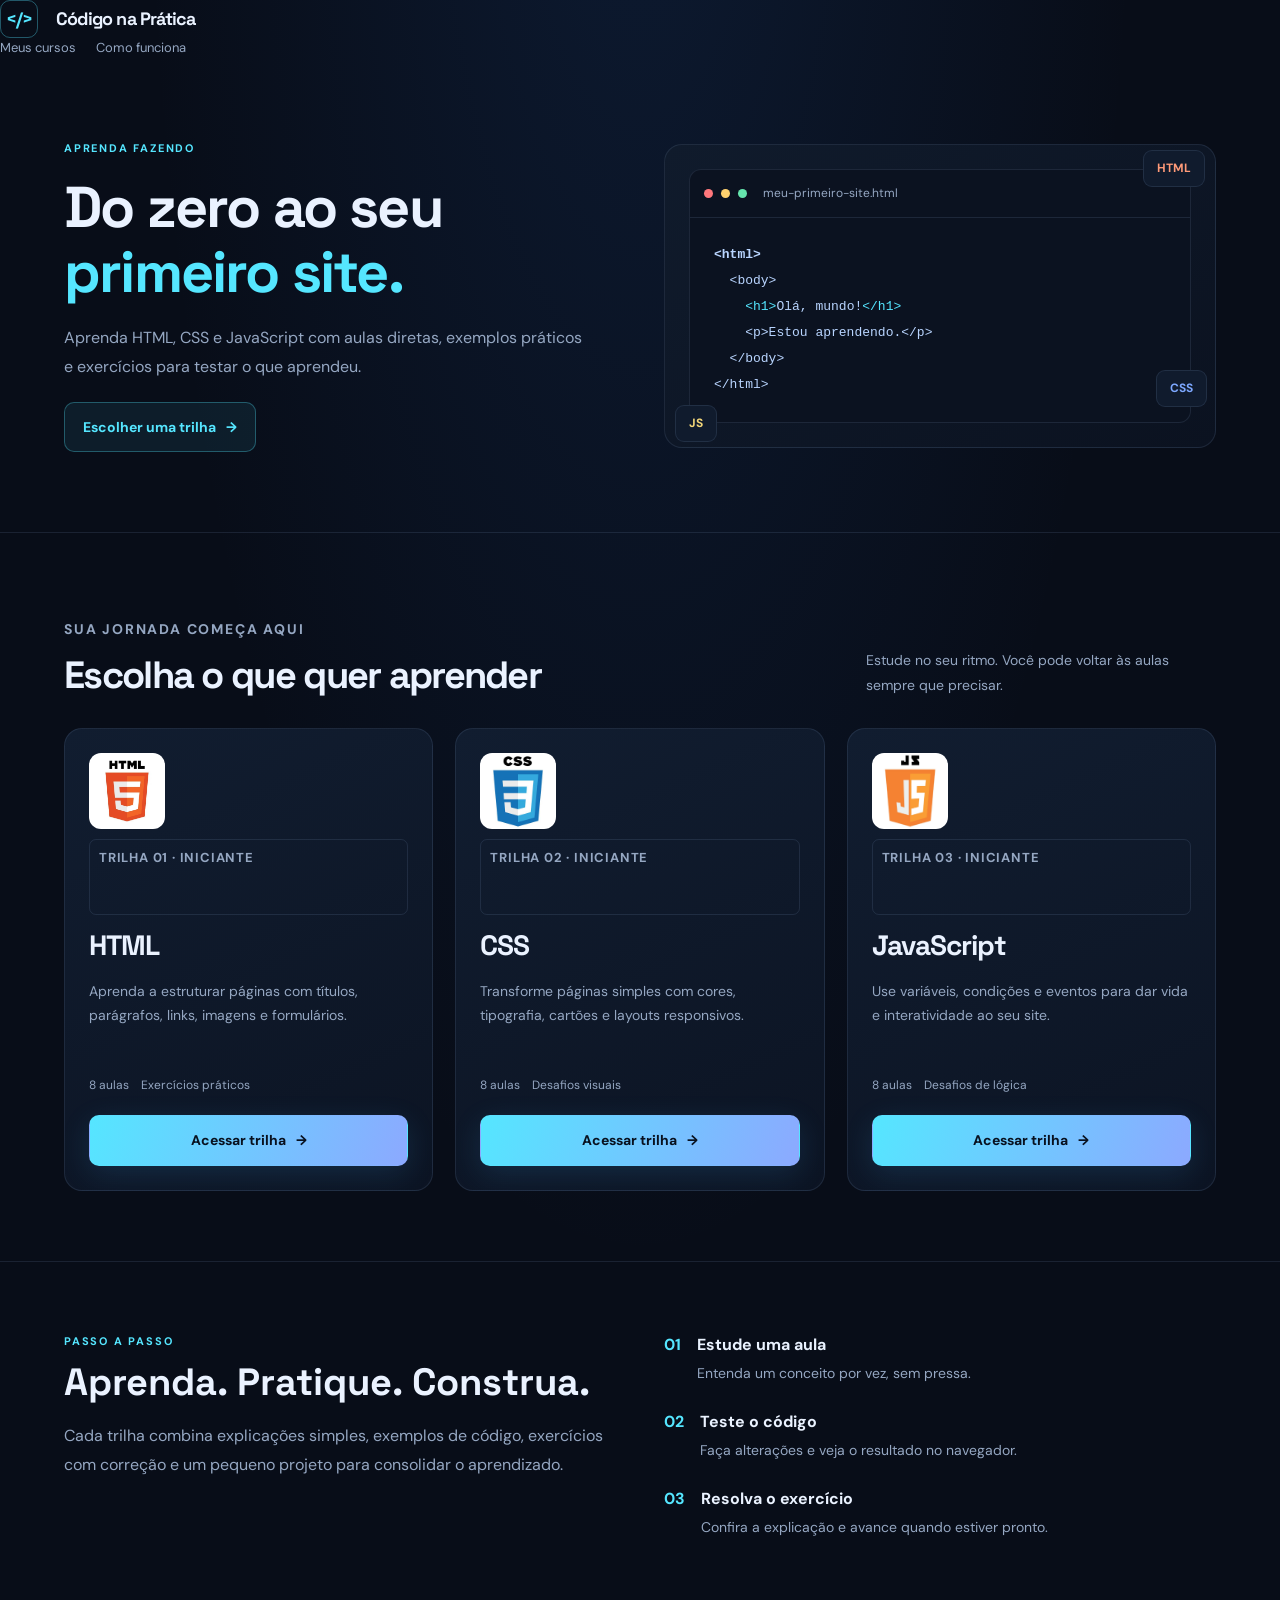
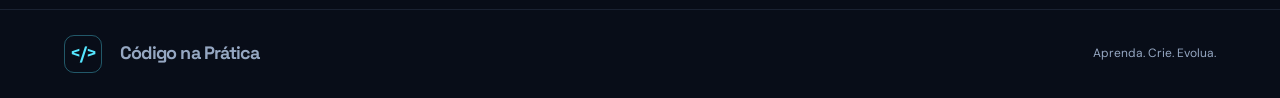
<file: dindin/index.html>
<!DOCTYPE html>
<html lang="pt-BR">
<head>
  <meta charset="UTF-8">
  <meta name="viewport" content="width=device-width, initial-scale=1.0">
  <meta name="description" content="Aprenda HTML, CSS e JavaScript na prática.">
  <title>Código na Prática | Aprenda a programar</title>

  <link rel="stylesheet" href="style.css">
  <script src="script.js" defer></script>
</head>
<body>
  <header class="topbar">
    <a class="brand" href="index.html">
      <span class="brand-mark">&lt;/&gt;</span>
      Código na Prática
    </a>

    <nav aria-label="Navegação principal">
      <a href="#cursos">Meus cursos</a>
      <a href="#como-funciona">Como funciona</a>
    </nav>
  </header>

  <main>
    <section class="hero">
      <div class="hero-copy">
        <p class="eyebrow">APRENDA FAZENDO</p>
        <h1>Do zero ao seu <span>primeiro site.</span></h1>
        <p class="hero-text">
          Aprenda HTML, CSS e JavaScript com aulas diretas,
          exemplos práticos e exercícios para testar o que aprendeu.
        </p>
        <a class="button button-light" href="#cursos">
          Escolher uma trilha <span aria-hidden="true">→</span>
        </a>
      </div>

      <div class="hero-art" aria-label="Ilustração de código em um editor" role="img">
        <div class="editor-window">
          <div class="editor-top">
            <i></i><i></i><i></i>
            <span>meu-primeiro-site.html</span>
          </div>
          <pre><code><b>&lt;html&gt;</b>
  &lt;body&gt;
    <em>&lt;h1&gt;</em>Olá, mundo!<em>&lt;/h1&gt;</em>
    &lt;p&gt;Estou aprendendo.&lt;/p&gt;
  &lt;/body&gt;
&lt;/html&gt;</code></pre>
        </div>

        <div class="floating-tag tag-html">HTML</div>
        <div class="floating-tag tag-css">CSS</div>
        <div class="floating-tag tag-js">JS</div>
      </div>
    </section>

    <section class="course-section" id="cursos">
      <div class="section-heading">
        <div>
          <p class="eyebrow">SUA JORNADA COMEÇA AQUI</p>
          <h2>Escolha o que quer aprender</h2>
        </div>
        <p>
          Estude no seu ritmo. Você pode voltar às aulas sempre que precisar.
        </p>
      </div>

      <div class="course-grid">
        <article class="course-card">
          <div class="course-icon html-icon">
            <img src="assets/html.jpg" alt="HTML">
          </div>
          <p class="course-level">TRILHA 01 · INICIANTE</p>
          <h3>HTML</h3>
          <p>
            Aprenda a estruturar páginas com títulos, parágrafos,
            links, imagens e formulários.
          </p>
          <div class="course-meta">
            <span>8 aulas</span>
            <span>Exercícios práticos</span>
          </div>
          <a class="button button-primary" href="html.html">
            Acessar trilha <span aria-hidden="true">→</span>
          </a>
        </article>

        <article class="course-card">
          <div class="course-icon css-icon">
            <img src="assets/css.jpg" alt="CSS">
          </div>
          <p class="course-level">TRILHA 02 · INICIANTE</p>
          <h3>CSS</h3>
          <p>
            Transforme páginas simples com cores, tipografia,
            cartões e layouts responsivos.
          </p>
          <div class="course-meta">
            <span>8 aulas</span>
            <span>Desafios visuais</span>
          </div>
          <a class="button button-primary" href="css.html">
            Acessar trilha <span aria-hidden="true">→</span>
          </a>
        </article>

        <article class="course-card">
          <div class="course-icon js-icon">
            <img src="assets/java-script.jpg" alt="JavaScript">
          </div>
          <p class="course-level">TRILHA 03 · INICIANTE</p>
          <h3>JavaScript</h3>
          <p>
            Use variáveis, condições e eventos para dar vida
            e interatividade ao seu site.
          </p>
          <div class="course-meta">
            <span>8 aulas</span>
            <span>Desafios de lógica</span>
          </div>
          <a class="button button-primary" href="javascript.html">
            Acessar trilha <span aria-hidden="true">→</span>
          </a>
        </article>
      </div>
    </section>

    <section class="how-section" id="como-funciona">
      <div>
        <p class="eyebrow">PASSO A PASSO</p>
        <h2>Aprenda. Pratique. Construa.</h2>
        <p>
          Cada trilha combina explicações simples, exemplos de código,
          exercícios com correção e um pequeno projeto para consolidar
          o aprendizado.
        </p>
      </div>

      <div class="steps">
        <div class="step">
          <span>01</span>
          <div>
            <h3>Estude uma aula</h3>
            <p>Entenda um conceito por vez, sem pressa.</p>
          </div>
        </div>

        <div class="step">
          <span>02</span>
          <div>
            <h3>Teste o código</h3>
            <p>Faça alterações e veja o resultado no navegador.</p>
          </div>
        </div>

        <div class="step">
          <span>03</span>
          <div>
            <h3>Resolva o exercício</h3>
            <p>Confira a explicação e avance quando estiver pronto.</p>
          </div>
        </div>
      </div>
    </section>
  </main>

  <footer class="footer">
    <a class="brand" href="index.html">
      <span class="brand-mark">&lt;/&gt;</span>
      Código na Prática
    </a>
    <p>Aprenda. Crie. Evolua.</p>
  </footer>
</body>
</html>
</file>
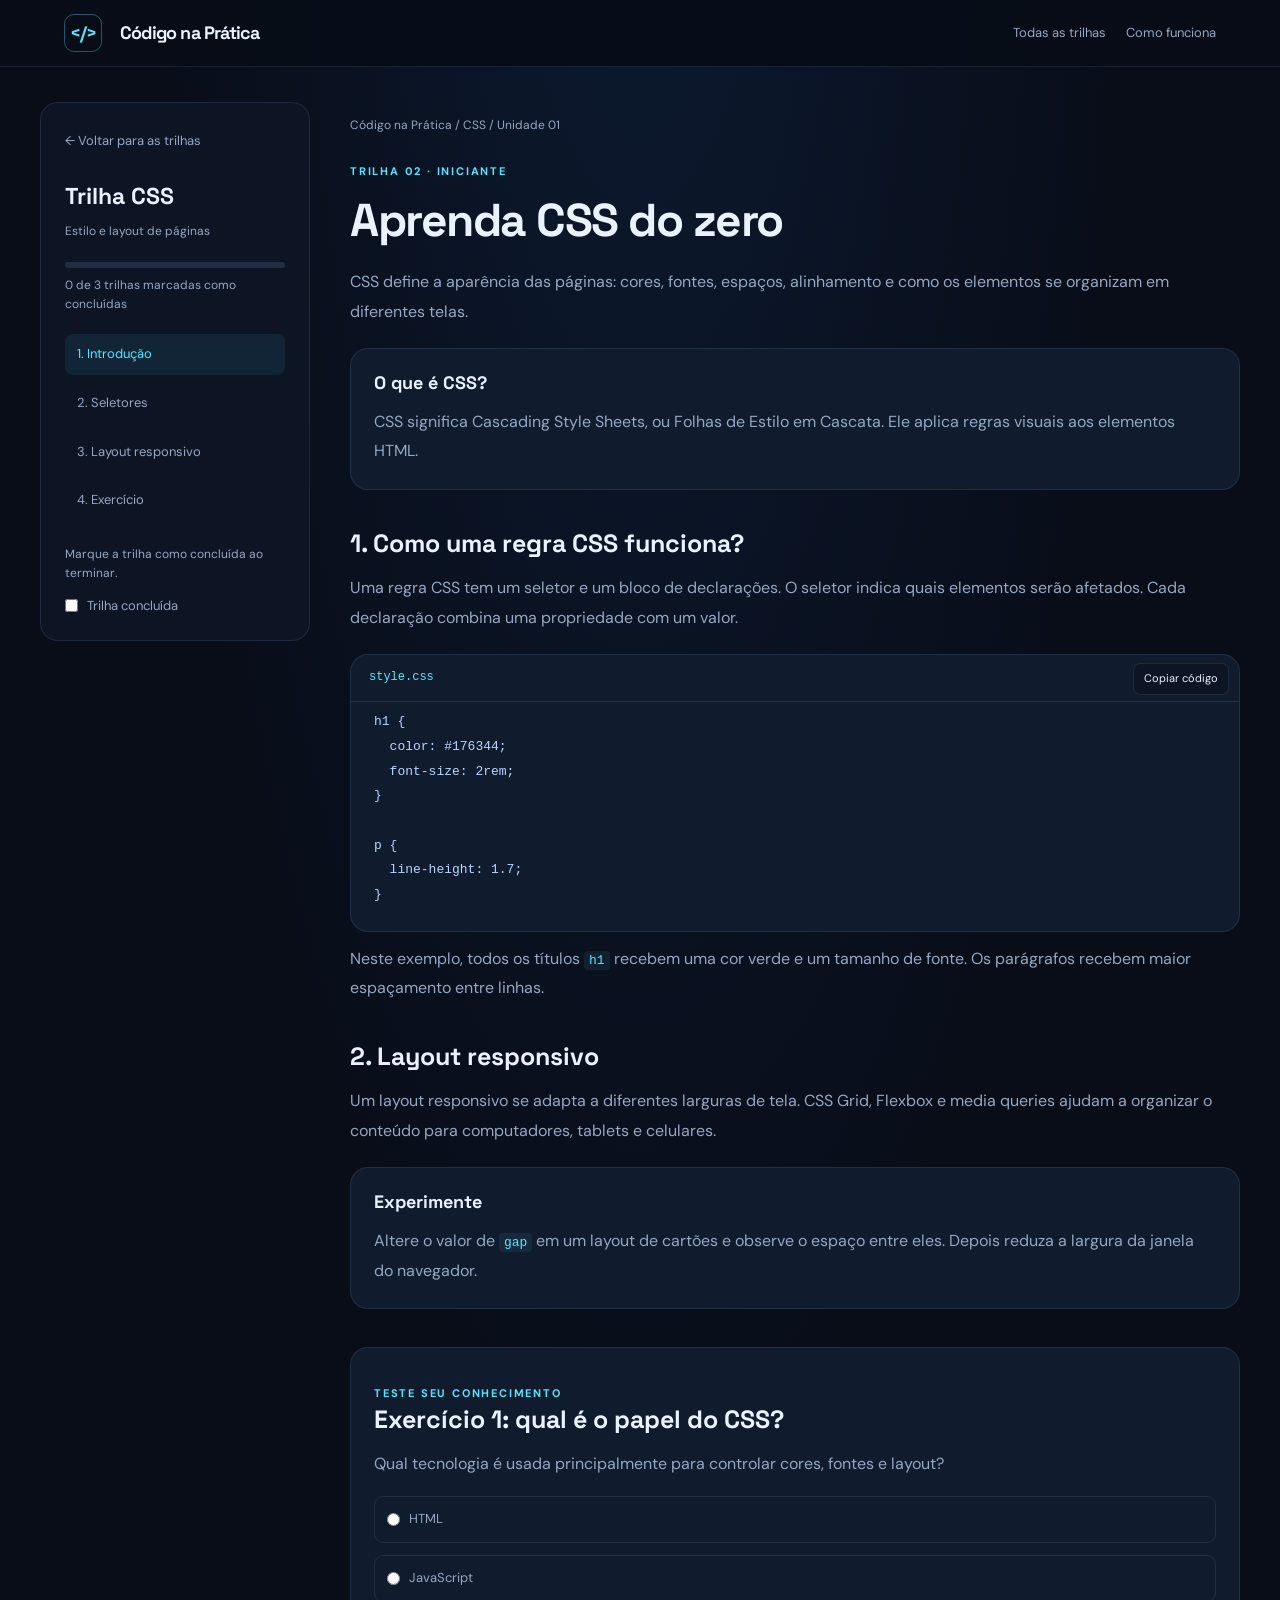
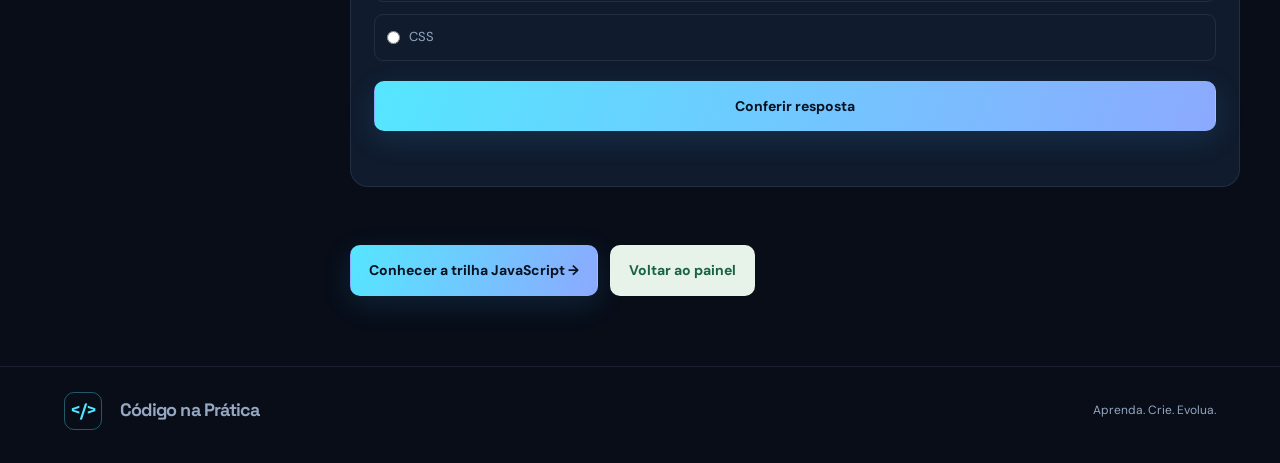
<file: dindin/css.html>
<!DOCTYPE html>
<html lang="pt-BR">
<head>
  <meta charset="UTF-8"><meta name="viewport" content="width=device-width, initial-scale=1.0">
  <title>Trilha CSS | Código na Prática</title><link rel="stylesheet" href="style.css"><script src="script.js" defer></script>
</head>
<body data-lesson="css">
  <header class="topbar"><a class="brand" href="index.html"><span class="brand-mark">&lt;/&gt;</span> Código na Prática</a><nav><a href="index.html#cursos">Todas as trilhas</a><a href="index.html#como-funciona">Como funciona</a></nav></header>
  <div class="lesson-layout">
    <aside class="sidebar"><a class="back-link" href="index.html#cursos">← Voltar para as trilhas</a><h2>Trilha CSS</h2><p class="small-note">Estilo e layout de páginas</p><div class="progress-track"><div class="progress-fill"></div></div><p id="progressLabel" class="small-note">Progresso das trilhas</p><nav class="lesson-nav" aria-label="Aulas CSS"><a class="active" href="#introducao">1. Introdução</a><a href="#seletores">2. Seletores</a><a href="#layout">3. Layout responsivo</a><a href="#exercicio">4. Exercício</a></nav><p class="small-note" style="margin-top:24px">Marque a trilha como concluída ao terminar.</p><label><input type="checkbox" id="markComplete"> Trilha concluída</label></aside>
    <main class="lesson-main">
      <p class="breadcrumb">Código na Prática / CSS / Unidade 01</p><section id="introducao"><p class="eyebrow">TRILHA 02 · INICIANTE</p><h1>Aprenda CSS do zero</h1><p class="lead">CSS define a aparência das páginas: cores, fontes, espaços, alinhamento e como os elementos se organizam em diferentes telas.</p><div class="lesson-box"><h3>O que é CSS?</h3><p>CSS significa Cascading Style Sheets, ou Folhas de Estilo em Cascata. Ele aplica regras visuais aos elementos HTML.</p></div></section>
      <section id="seletores"><h2>1. Como uma regra CSS funciona?</h2><p>Uma regra CSS tem um seletor e um bloco de declarações. O seletor indica quais elementos serão afetados. Cada declaração combina uma propriedade com um valor.</p><div class="code-example"><div class="code-label">style.css</div><button class="copy-button" type="button">Copiar código</button><pre><code>h1 {
  color: #176344;
  font-size: 2rem;
}

p {
  line-height: 1.7;
}</code></pre></div><p>Neste exemplo, todos os títulos <code>h1</code> recebem uma cor verde e um tamanho de fonte. Os parágrafos recebem maior espaçamento entre linhas.</p></section>
      <section id="layout"><h2>2. Layout responsivo</h2><p>Um layout responsivo se adapta a diferentes larguras de tela. CSS Grid, Flexbox e media queries ajudam a organizar o conteúdo para computadores, tablets e celulares.</p><div class="lesson-box"><h3>Experimente</h3><p>Altere o valor de <code>gap</code> em um layout de cartões e observe o espaço entre eles. Depois reduza a largura da janela do navegador.</p></div></section>
      <section id="exercicio" class="exercise"><p class="eyebrow">TESTE SEU CONHECIMENTO</p><h2>Exercício 1: qual é o papel do CSS?</h2><p>Qual tecnologia é usada principalmente para controlar cores, fontes e layout?</p><form data-exercise data-correct="css" data-success="Correto! CSS cuida da apresentação visual. HTML organiza o conteúdo e JavaScript adiciona comportamento." data-tryagain="Ainda não. Procure a tecnologia responsável pela aparência visual da página."><label><input type="radio" name="answer" value="html"> HTML</label><label><input type="radio" name="answer" value="js"> JavaScript</label><label><input type="radio" name="answer" value="css"> CSS</label><button class="button button-primary" type="submit">Conferir resposta</button><div class="feedback" aria-live="polite"></div></form></section>
      <div class="lesson-actions"><a class="button button-primary" href="javascript.html">Conhecer a trilha JavaScript →</a><a class="button" style="background:#e7f2e9;color:#176344" href="index.html#cursos">Voltar ao painel</a></div>
    </main>
  </div><footer class="footer"><a class="brand" href="index.html"><span class="brand-mark">&lt;/&gt;</span> Código na Prática</a><p>Aprenda. Crie. Evolua.</p></footer>
</body>
</html>
</file>
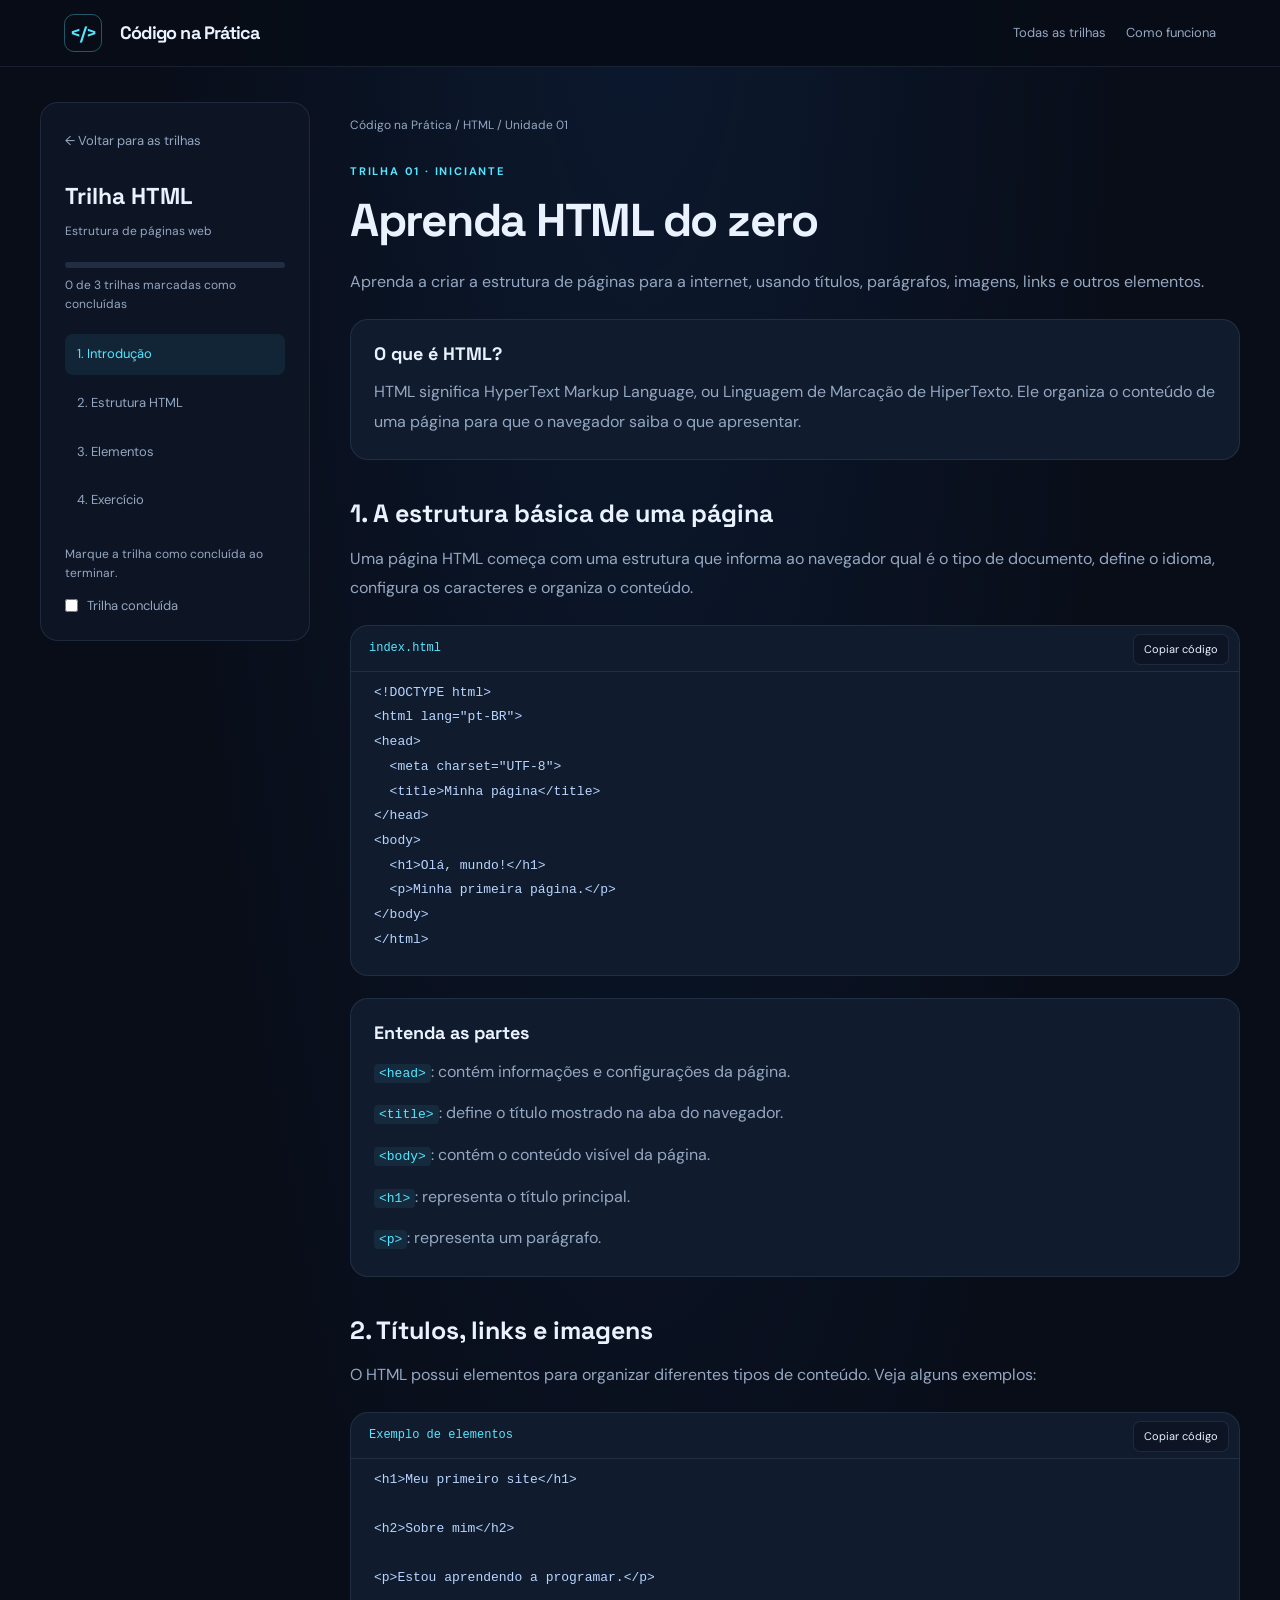
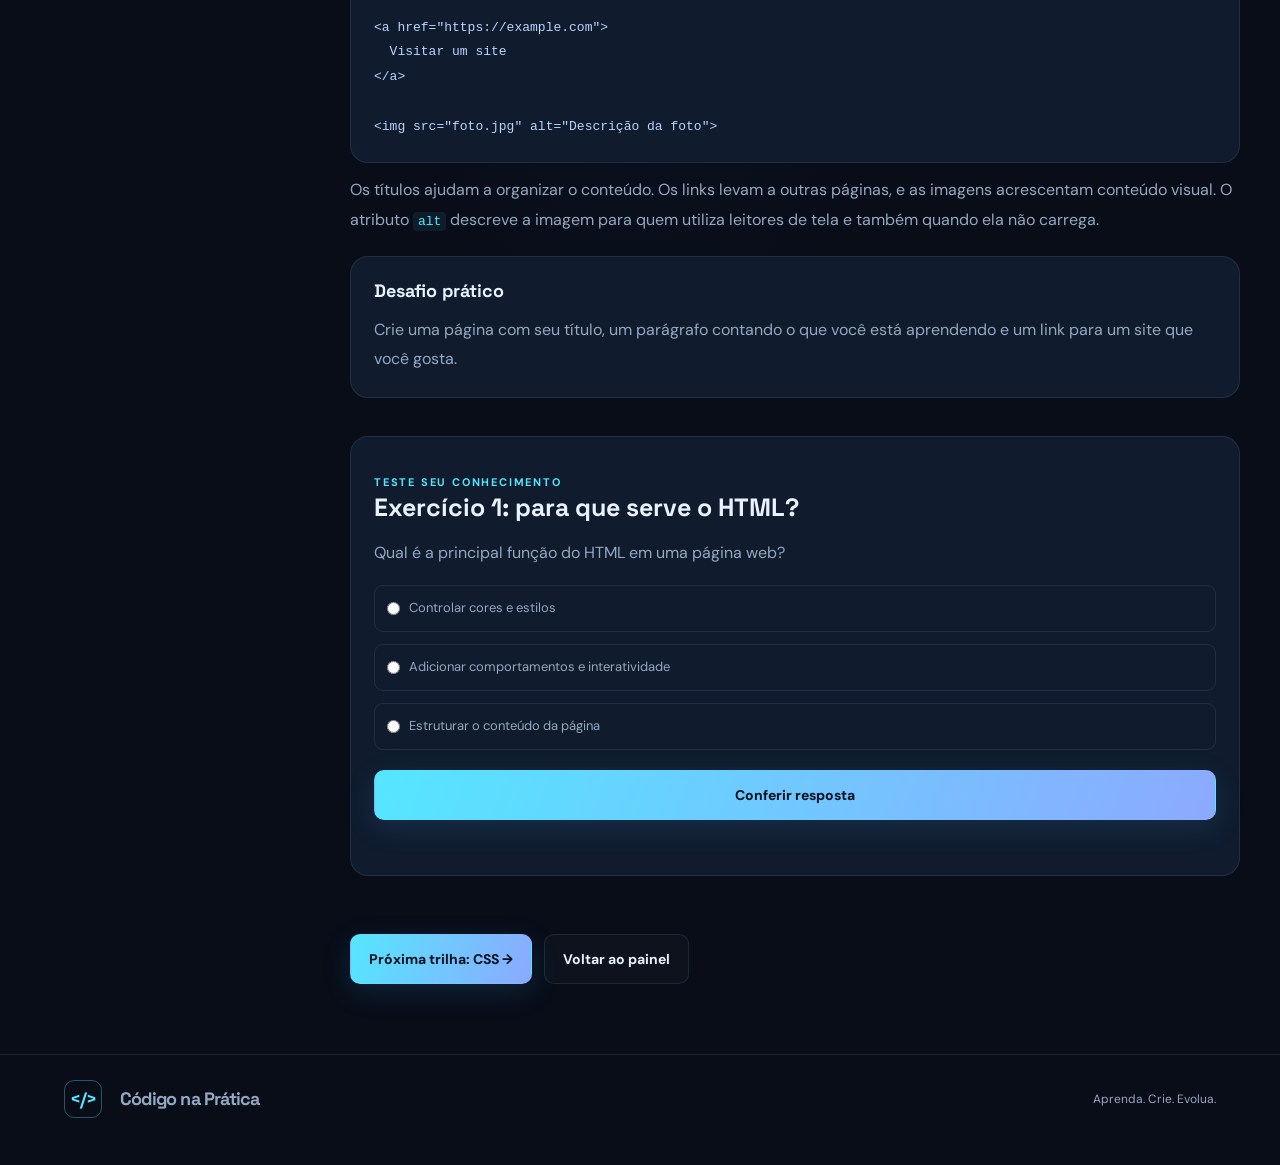
<file: dindin/html.html>
<!DOCTYPE html>
<html lang="pt-BR">
<head>
  <meta charset="UTF-8">
  <meta name="viewport" content="width=device-width, initial-scale=1.0">
  <meta name="description" content="Aprenda HTML do zero com exemplos práticos e exercícios.">
  <title>Trilha HTML | Código na Prática</title>
  <link rel="stylesheet" href="style.css">
  <script src="script.js" defer></script>
</head>

<body data-lesson="html">

  <header class="topbar">
    <a class="brand" href="index.html">
      <span class="brand-mark">&lt;/&gt;</span>
      Código na Prática
    </a>
    <nav>
      <a href="index.html#cursos">Todas as trilhas</a>
      <a href="index.html#como-funciona">Como funciona</a>
    </nav>
  </header>

  <div class="lesson-layout">

    <aside class="sidebar">
      <a class="back-link" href="index.html#cursos">← Voltar para as trilhas</a>

      <h2>Trilha HTML</h2>
      <p class="small-note">Estrutura de páginas web</p>

      <div class="progress-track">
        <div class="progress-fill"></div>
      </div>

      <p id="progressLabel" class="small-note">Progresso das trilhas</p>

      <nav class="lesson-nav" aria-label="Aulas HTML">
        <a class="active" href="#introducao">1. Introdução</a>
        <a href="#estrutura">2. Estrutura HTML</a>
        <a href="#elementos">3. Elementos</a>
        <a href="#exercicio">4. Exercício</a>
      </nav>

      <p class="small-note" style="margin-top:24px">
        Marque a trilha como concluída ao terminar.
      </p>

      <label>
        <input type="checkbox" id="markComplete">
        Trilha concluída
      </label>
    </aside>

    <main class="lesson-main">

      <p class="breadcrumb">Código na Prática / HTML / Unidade 01</p>

      <section id="introducao">
        <p class="eyebrow">TRILHA 01 · INICIANTE</p>

        <h1>Aprenda HTML do zero</h1>

        <p class="lead">
          Aprenda a criar a estrutura de páginas para a internet,
          usando títulos, parágrafos, imagens, links e outros elementos.
        </p>

        <div class="lesson-box">
          <h3>O que é HTML?</h3>
          <p>
            HTML significa HyperText Markup Language, ou Linguagem
            de Marcação de HiperTexto. Ele organiza o conteúdo de uma
            página para que o navegador saiba o que apresentar.
          </p>
        </div>
      </section>

      <section id="estrutura">
        <h2>1. A estrutura básica de uma página</h2>

        <p>
          Uma página HTML começa com uma estrutura que informa ao
          navegador qual é o tipo de documento, define o idioma,
          configura os caracteres e organiza o conteúdo.
        </p>

        <div class="code-example">
          <div class="code-label">index.html</div>
          <button class="copy-button" type="button">Copiar código</button>

          <pre><code>&lt;!DOCTYPE html&gt;
&lt;html lang="pt-BR"&gt;
&lt;head&gt;
  &lt;meta charset="UTF-8"&gt;
  &lt;title&gt;Minha página&lt;/title&gt;
&lt;/head&gt;
&lt;body&gt;
  &lt;h1&gt;Olá, mundo!&lt;/h1&gt;
  &lt;p&gt;Minha primeira página.&lt;/p&gt;
&lt;/body&gt;
&lt;/html&gt;</code></pre>
        </div>

        <div class="lesson-box">
          <h3>Entenda as partes</h3>
          <p><code>&lt;head&gt;</code>: contém informações e configurações da página.</p>
          <p><code>&lt;title&gt;</code>: define o título mostrado na aba do navegador.</p>
          <p><code>&lt;body&gt;</code>: contém o conteúdo visível da página.</p>
          <p><code>&lt;h1&gt;</code>: representa o título principal.</p>
          <p><code>&lt;p&gt;</code>: representa um parágrafo.</p>
        </div>
      </section>

      <section id="elementos">
        <h2>2. Títulos, links e imagens</h2>

        <p>
          O HTML possui elementos para organizar diferentes tipos
          de conteúdo. Veja alguns exemplos:
        </p>

        <div class="code-example">
          <div class="code-label">Exemplo de elementos</div>
          <button class="copy-button" type="button">Copiar código</button>

          <pre><code>&lt;h1&gt;Meu primeiro site&lt;/h1&gt;

&lt;h2&gt;Sobre mim&lt;/h2&gt;

&lt;p&gt;Estou aprendendo a programar.&lt;/p&gt;

&lt;a href="https://example.com"&gt;
  Visitar um site
&lt;/a&gt;

&lt;img src="foto.jpg" alt="Descrição da foto"&gt;</code></pre>
        </div>

        <p>
          Os títulos ajudam a organizar o conteúdo. Os links levam
          a outras páginas, e as imagens acrescentam conteúdo visual.
          O atributo <code>alt</code> descreve a imagem para quem
          utiliza leitores de tela e também quando ela não carrega.
        </p>

        <div class="lesson-box">
          <h3>Desafio prático</h3>
          <p>
            Crie uma página com seu título, um parágrafo contando
            o que você está aprendendo e um link para um site que
            você gosta.
          </p>
        </div>
      </section>

      <section id="exercicio" class="exercise">
        <p class="eyebrow">TESTE SEU CONHECIMENTO</p>

        <h2>Exercício 1: para que serve o HTML?</h2>

        <p>
          Qual é a principal função do HTML em uma página web?
        </p>

        <form
          data-exercise
          data-correct="html"
          data-success="Correto! HTML organiza e estrutura o conteúdo da página."
          data-tryagain="Ainda não. Pense na tecnologia que organiza títulos, parágrafos, imagens e links."
        >
          <label>
            <input type="radio" name="answer" value="css">
            Controlar cores e estilos
          </label>

          <label>
            <input type="radio" name="answer" value="js">
            Adicionar comportamentos e interatividade
          </label>

          <label>
            <input type="radio" name="answer" value="html">
            Estruturar o conteúdo da página
          </label>

          <button class="button button-primary" type="submit">
            Conferir resposta
          </button>

          <div class="feedback" aria-live="polite"></div>
        </form>
      </section>

      <div class="lesson-actions">
        <a class="button button-primary" href="css.html">
          Próxima trilha: CSS →
        </a>

        <a class="button button-secondary" href="index.html#cursos">
          Voltar ao painel
        </a>
      </div>

    </main>
  </div>

  <footer class="footer">
    <a class="brand" href="index.html">
      <span class="brand-mark">&lt;/&gt;</span>
      Código na Prática
    </a>
    <p>Aprenda. Crie. Evolua.</p>
  </footer>

</body>
</html>
</file>
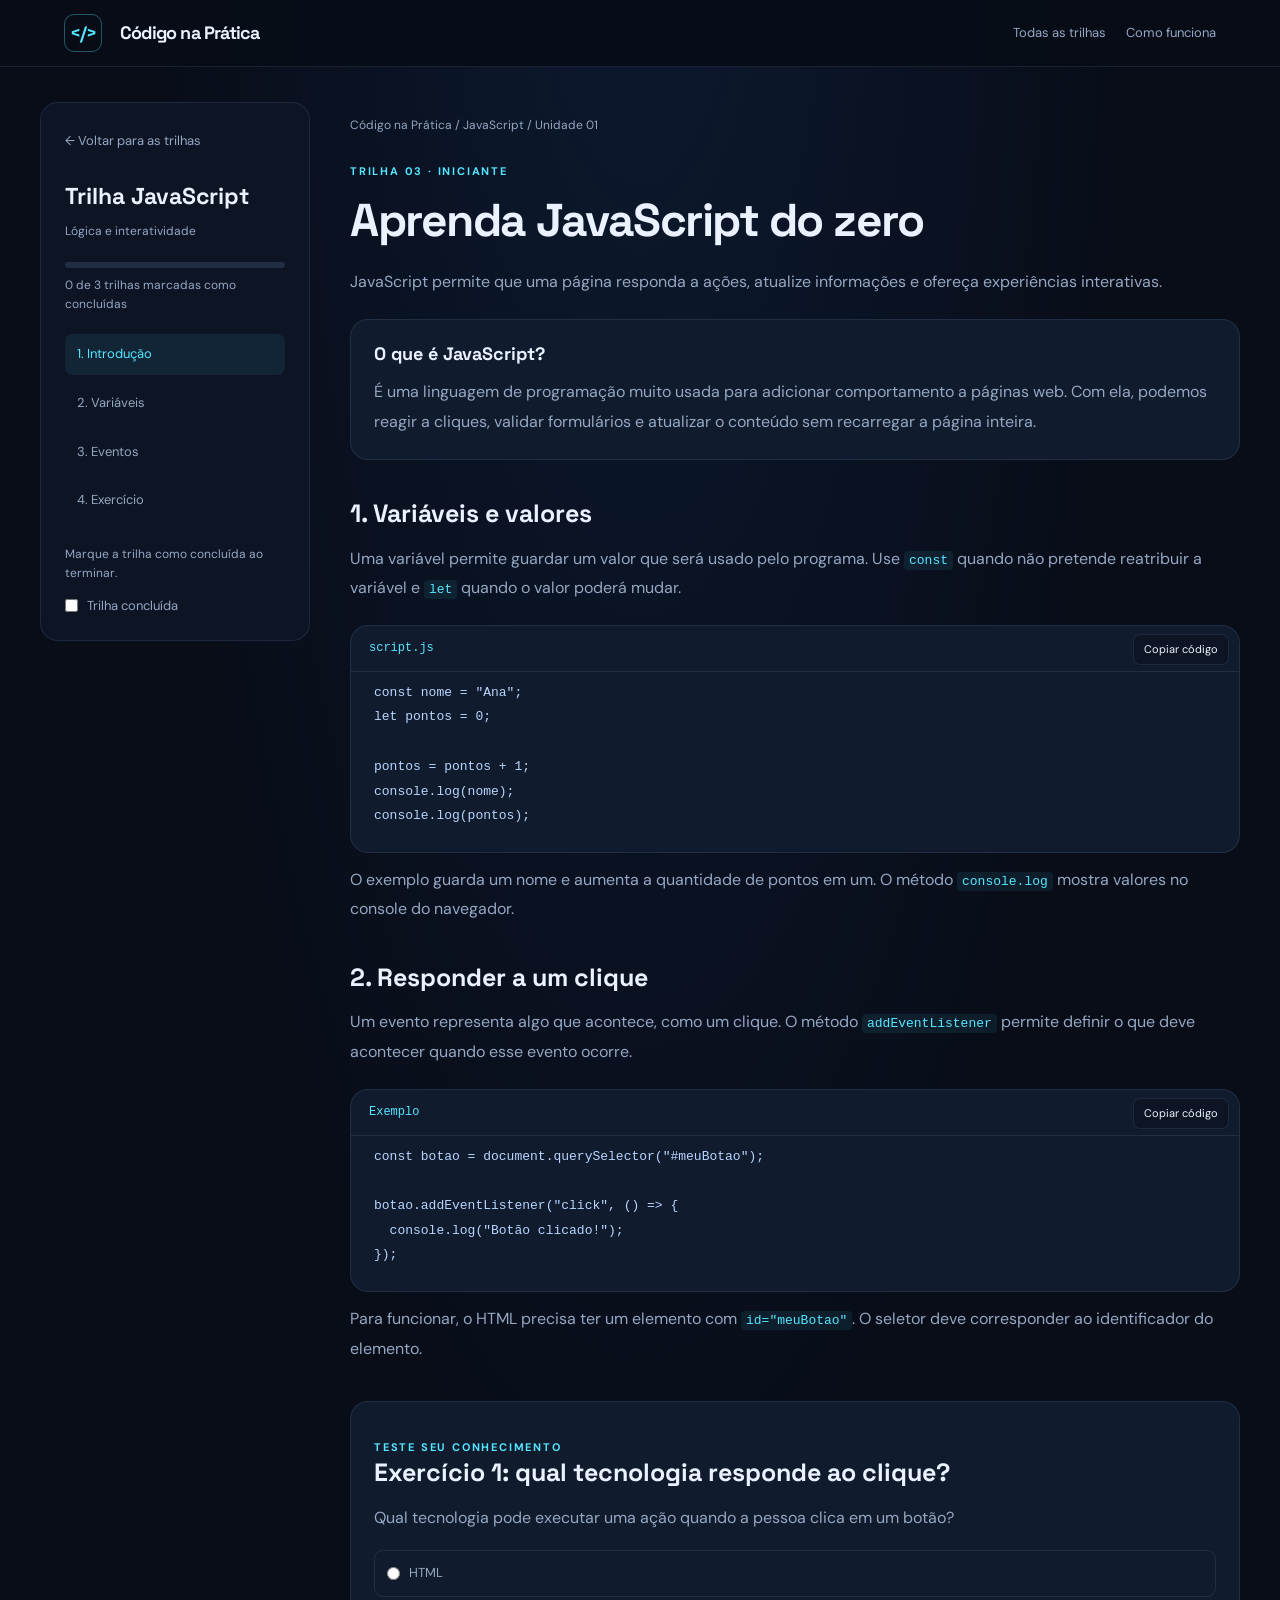
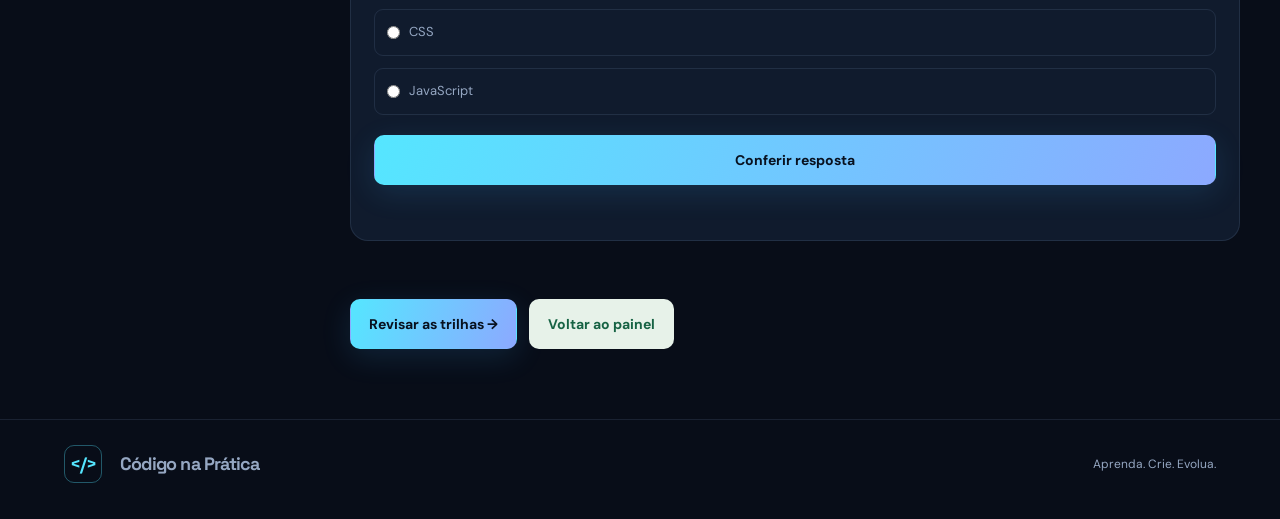
<file: dindin/javascript.html>
<!DOCTYPE html>
<html lang="pt-BR">
<head>
  <meta charset="UTF-8"><meta name="viewport" content="width=device-width, initial-scale=1.0">
  <title>Trilha JavaScript | Código na Prática</title><link rel="stylesheet" href="style.css"><script src="script.js" defer></script>
</head>
<body data-lesson="javascript">
  <header class="topbar"><a class="brand" href="index.html"><span class="brand-mark">&lt;/&gt;</span> Código na Prática</a><nav><a href="index.html#cursos">Todas as trilhas</a><a href="index.html#como-funciona">Como funciona</a></nav></header>
  <div class="lesson-layout">
    <aside class="sidebar"><a class="back-link" href="index.html#cursos">← Voltar para as trilhas</a><h2>Trilha JavaScript</h2><p class="small-note">Lógica e interatividade</p><div class="progress-track"><div class="progress-fill"></div></div><p id="progressLabel" class="small-note">Progresso das trilhas</p><nav class="lesson-nav" aria-label="Aulas JavaScript"><a class="active" href="#introducao">1. Introdução</a><a href="#variaveis">2. Variáveis</a><a href="#eventos">3. Eventos</a><a href="#exercicio">4. Exercício</a></nav><p class="small-note" style="margin-top:24px">Marque a trilha como concluída ao terminar.</p><label><input type="checkbox" id="markComplete"> Trilha concluída</label></aside>
    <main class="lesson-main">
      <p class="breadcrumb">Código na Prática / JavaScript / Unidade 01</p><section id="introducao"><p class="eyebrow">TRILHA 03 · INICIANTE</p><h1>Aprenda JavaScript do zero</h1><p class="lead">JavaScript permite que uma página responda a ações, atualize informações e ofereça experiências interativas.</p><div class="lesson-box"><h3>O que é JavaScript?</h3><p>É uma linguagem de programação muito usada para adicionar comportamento a páginas web. Com ela, podemos reagir a cliques, validar formulários e atualizar o conteúdo sem recarregar a página inteira.</p></div></section>
      <section id="variaveis"><h2>1. Variáveis e valores</h2><p>Uma variável permite guardar um valor que será usado pelo programa. Use <code>const</code> quando não pretende reatribuir a variável e <code>let</code> quando o valor poderá mudar.</p><div class="code-example"><div class="code-label">script.js</div><button class="copy-button" type="button">Copiar código</button><pre><code>const nome = "Ana";
let pontos = 0;

pontos = pontos + 1;
console.log(nome);
console.log(pontos);</code></pre></div><p>O exemplo guarda um nome e aumenta a quantidade de pontos em um. O método <code>console.log</code> mostra valores no console do navegador.</p></section>
      <section id="eventos"><h2>2. Responder a um clique</h2><p>Um evento representa algo que acontece, como um clique. O método <code>addEventListener</code> permite definir o que deve acontecer quando esse evento ocorre.</p><div class="code-example"><div class="code-label">Exemplo</div><button class="copy-button" type="button">Copiar código</button><pre><code>const botao = document.querySelector("#meuBotao");

botao.addEventListener("click", () => {
  console.log("Botão clicado!");
});</code></pre></div><p>Para funcionar, o HTML precisa ter um elemento com <code>id="meuBotao"</code>. O seletor deve corresponder ao identificador do elemento.</p></section>
      <section id="exercicio" class="exercise"><p class="eyebrow">TESTE SEU CONHECIMENTO</p><h2>Exercício 1: qual tecnologia responde ao clique?</h2><p>Qual tecnologia pode executar uma ação quando a pessoa clica em um botão?</p><form data-exercise data-correct="js" data-success="Correto! JavaScript pode escutar eventos e executar uma função quando o botão é clicado." data-tryagain="Ainda não. Pense na linguagem de programação usada para adicionar comportamento à página."><label><input type="radio" name="answer" value="html"> HTML</label><label><input type="radio" name="answer" value="css"> CSS</label><label><input type="radio" name="answer" value="js"> JavaScript</label><button class="button button-primary" type="submit">Conferir resposta</button><div class="feedback" aria-live="polite"></div></form></section>
      <div class="lesson-actions"><a class="button button-primary" href="index.html#cursos">Revisar as trilhas →</a><a class="button" style="background:#e7f2e9;color:#176344" href="index.html">Voltar ao painel</a></div>
    </main>
  </div><footer class="footer"><a class="brand" href="index.html"><span class="brand-mark">&lt;/&gt;</span> Código na Prática</a><p>Aprenda. Crie. Evolua.</p></footer>
</body>
</html>
</file>
<file: dindin/style.css>
@import url('https://fonts.googleapis.com/css2?family=DM+Sans:wght@400;500;600;700&family=Space+Grotesk:wght@400;500;600;700&display=swap');
:root {
  font-family: 'DM Sans', sans-serif;
  color: #eaf2ff;
  background: #080d18;
  font-synthesis: none;
  text-rendering: optimizeLegibility;
  -webkit-font-smoothing: antialiased;
  -moz-osx-font-smoothing: grayscale;

  --bg: #080d18;
  --bg-soft: #0d1525;
  --card: #101b2d;
  --card-hover: #14233a;
  --border: rgba(148, 180, 220, 0.13);
  --text: #eaf2ff;
  --muted: #95a7c2;
  --cyan: #55e6ff;
  --blue: #638cff;
  --green: #65f0bd;
  --radius: 18px;
  --container: 1160px;
}

* {
  box-sizing: border-box;
  margin: 0;
  padding: 0;
}

html {
  scroll-behavior: smooth;
  scroll-padding-top: 90px;
}

body {
  min-width: 320px;
  min-height: 100vh;
  background:
    radial-gradient(ellipse at 50% -15%, rgba(37, 95, 180, 0.16), transparent 55%),
    var(--bg);
  color: var(--text);
  line-height: 1.6;
}

body,
button,
a {
  -webkit-tap-highlight-color: transparent;
}

button,
input,
textarea {
  font: inherit;
}

button,
a {
  touch-action: manipulation;
}

a {
  color: inherit;
  text-decoration: none;
}

button {
  color: inherit;
}

button:focus-visible,
a:focus-visible {
  outline: 2px solid var(--cyan);
  outline-offset: 4px;
}

::selection {
  background: rgba(85, 230, 255, 0.25);
  color: white;
}

.container {
  width: min(var(--container), calc(100% - 48px));
  margin-inline: auto;
}

.site-header {
  position: sticky;
  top: 0;
  z-index: 100;
  background: rgba(8, 13, 24, 0.86);
  border-bottom: 1px solid var(--border);
  backdrop-filter: blur(18px);
  -webkit-backdrop-filter: blur(18px);
}

.navbar {
  min-height: 78px;
  display: flex;
  align-items: center;
  justify-content: space-between;
  gap: 32px;
}

.brand {
  display: inline-flex;
  align-items: center;
  gap: 10px;
  font-family: 'Space Grotesk', sans-serif;
  font-size: 20px;
  font-weight: 700;
  letter-spacing: -0.8px;
  white-space: nowrap;
}

.brand-icon {
  display: grid;
  place-items: center;
  width: 40px;
  height: 40px;
  border: 1px solid rgba(85, 230, 255, 0.35);
  border-radius: 12px;
  background: rgba(85, 230, 255, 0.09);
  color: var(--cyan);
  font-size: 17px;
  box-shadow: inset 0 0 20px rgba(85, 230, 255, 0.05);
}

.brand-highlight {
  color: var(--cyan);
}

.nav-links {
  display: flex;
  align-items: center;
  gap: 30px;
}

.nav-links > a:not(.nav-cta) {
  color: var(--muted);
  font-size: 13px;
  font-weight: 500;
  transition: color 0.2s ease;
}

.nav-links > a:not(.nav-cta):hover {
  color: var(--cyan);
}

.nav-cta {
  padding: 11px 17px;
  border: 1px solid rgba(85, 230, 255, 0.3);
  border-radius: 10px;
  background: rgba(85, 230, 255, 0.08);
  color: var(--cyan);
  font-size: 13px;
  font-weight: 700;
  transition: background 0.2s ease, border-color 0.2s ease;
}

.nav-cta:hover {
  border-color: var(--cyan);
  background: rgba(85, 230, 255, 0.14);
}

.menu-toggle {
  display: none;
  width: 44px;
  height: 44px;
  padding: 11px;
  flex-direction: column;
  justify-content: center;
  gap: 5px;
  border: 1px solid var(--border);
  border-radius: 11px;
  background: var(--card);
  cursor: pointer;
}

.menu-toggle span {
  display: block;
  width: 100%;
  height: 2px;
  border-radius: 3px;
  background: var(--text);
}

.hero {
  position: relative;
  overflow: hidden;
  padding: 100px 0 88px;
  border-bottom: 1px solid var(--border);
}

.hero-glow {
  position: absolute;
  z-index: 0;
  width: 360px;
  height: 360px;
  border-radius: 50%;
  filter: blur(100px);
  pointer-events: none;
}

.hero-glow-one {
  top: 0;
  right: -120px;
  background: rgba(38, 115, 255, 0.13);
}

.hero-glow-two {
  bottom: -220px;
  left: 5%;
  background: rgba(34, 208, 225, 0.08);
}

.hero-grid {
  position: relative;
  z-index: 1;
  display: grid;
  grid-template-columns: 1.05fr 0.95fr;
  align-items: center;
  gap: 64px;
}

.hero-content {
  max-width: 590px;
}

.eyebrow {
  display: flex;
  align-items: center;
  gap: 10px;
  color: var(--cyan);
  font-size: 11px;
  font-weight: 700;
  letter-spacing: 1.8px;
  line-height: 1.7;
}

.status-dot {
  display: inline-block;
  width: 7px;
  height: 7px;
  flex: 0 0 7px;
  border-radius: 50%;
  background: var(--green);
  box-shadow: 0 0 12px rgba(101, 240, 189, 0.55);
}

.hero h1 {
  margin-top: 24px;
  font-family: 'Space Grotesk', sans-serif;
  font-size: clamp(40px, 5vw, 64px);
  font-weight: 700;
  letter-spacing: -3.4px;
  line-height: 1.12;
}

.gradient-text {
  display: block;
  background: linear-gradient(100deg, var(--cyan), #80a6ff 75%);
  background-clip: text;
  -webkit-background-clip: text;
  color: transparent;
}

.hero-description {
  max-width: 500px;
  margin-top: 24px;
  color: var(--muted);
  font-size: 16px;
  line-height: 1.9;
}

.hero-actions {
  display: flex;
  flex-wrap: wrap;
  gap: 14px;
  margin-top: 32px;
}

.button {
  min-height: 50px;
  display: inline-flex;
  align-items: center;
  justify-content: center;
  gap: 12px;
  padding: 13px 20px;
  border: 1px solid transparent;
  border-radius: 11px;
  font-size: 13px;
  font-weight: 700;
  transition:
    transform 0.2s ease,
    background 0.2s ease,
    border-color 0.2s ease,
    box-shadow 0.2s ease;
}

.button:hover {
  transform: translateY(-2px);
}

.button-primary {
  background: linear-gradient(110deg, #55e6ff, #8ca9ff);
  color: #08111f;
  box-shadow: 0 8px 30px rgba(65, 180, 255, 0.14);
}

.button-primary:hover {
  box-shadow: 0 10px 36px rgba(65, 180, 255, 0.27);
}

.button-secondary {
  border-color: var(--border);
  background: rgba(255, 255, 255, 0.025);
  color: var(--text);
}

.button-secondary:hover {
  border-color: rgba(85, 230, 255, 0.35);
  background: rgba(85, 230, 255, 0.05);
}

.hero-note {
  display: flex;
  align-items: center;
  gap: 9px;
  margin-top: 27px;
  color: #8294af;
  font-size: 12px;
}

.hero-note span {
  color: var(--cyan);
}

.code-window {
  overflow: hidden;
  min-width: 0;
  border: 1px solid rgba(117, 159, 216, 0.24);
  border-radius: 17px;
  background: linear-gradient(145deg, #101b2c, #0b1220);
  box-shadow:
    0 30px 90px rgba(0, 0, 0, 0.27),
    0 0 50px rgba(55, 132, 255, 0.055);
  transform: rotate(1deg);
}

.window-top {
  min-height: 58px;
  display: flex;
  align-items: center;
  gap: 15px;
  padding: 0 20px;
  border-bottom: 1px solid var(--border);
  background: rgba(255, 255, 255, 0.018);
}

.window-dots {
  display: flex;
  align-items: center;
  gap: 6px;
}

.window-dots span {
  width: 9px;
  height: 9px;
  border-radius: 50%;
  background: #40516c;
}

.window-dots span:first-child {
  background: #ff777c;
}

.window-dots span:nth-child(2) {
  background: #ffd16e;
}

.window-dots span:nth-child(3) {
  background: #65e5ad;
}

.window-filename {
  overflow: hidden;
  color: #a4b4cc;
  font-family: monospace;
  font-size: 11px;
  text-overflow: ellipsis;
  white-space: nowrap;
}

.window-language {
  margin-left: auto;
  padding: 4px 8px;
  border: 1px solid var(--border);
  border-radius: 6px;
  color: var(--cyan);
  font-family: monospace;
  font-size: 10px;
}

.code-content {
  overflow-x: auto;
  padding: 30px 24px;
  color: #9aabc5;
  font-family: 'Consolas', 'Courier New', monospace;
  font-size: 13px;
  line-height: 2.15;
  white-space: nowrap;
}

.code-purple {
  color: #c9a3ff;
}

.code-blue {
  color: #7ebdff;
}

.code-green {
  color: #9de7b3;
}

.code-white {
  color: #eaf2ff;
}

.indent-one {
  padding-left: 22px;
}

.indent-two {
  padding-left: 44px;
}

.indent-three {
  padding-left: 66px;
}

.code-window-footer {
  min-height: 48px;
  display: flex;
  align-items: center;
  justify-content: space-between;
  gap: 12px;
  padding: 10px 20px;
  border-top: 1px solid var(--border);
  color: #8193ad;
  font-size: 10px;
}

.code-window-footer > span:first-child {
  display: flex;
  align-items: center;
  gap: 8px;
}

.learning-strip {
  border-bottom: 1px solid var(--border);
  background: rgba(255, 255, 255, 0.012);
}

.learning-strip-inner {
  min-height: 112px;
  display: flex;
  align-items: center;
  justify-content: space-between;
  gap: 28px;
}

.learning-strip-inner > span {
  color: #71839e;
  font-size: 10px;
  font-weight: 700;
  letter-spacing: 1.5px;
}

.learning-strip-inner > div {
  display: flex;
  align-items: center;
  gap: 12px;
}

.learning-strip-inner strong {
  font-family: 'Space Grotesk', sans-serif;
  font-size: 20px;
  letter-spacing: -0.8px;
}

.learning-strip-inner div > span {
  color: var(--muted);
  font-size: 12px;
}

.tech-html {
  color: #ff9a78;
}

.tech-css {
  color: #7da8ff;
}

.tech-js {
  color: #f4d779;
}

.section {
  padding: 100px 0;
}

.section-heading {
  display: flex;
  align-items: flex-end;
  justify-content: space-between;
  gap: 30px;
  margin-bottom: 38px;
}

.section-heading h2,
.about-content h2,
.final-cta h2 {
  margin-top: 14px;
  font-family: 'Space Grotesk', sans-serif;
  font-size: clamp(28px, 3.6vw, 42px);
  font-weight: 700;
  letter-spacing: -1.7px;
  line-height: 1.2;
}

.section-heading p,
.final-cta p {
  margin-top: 14px;
  color: var(--muted);
  font-size: 14px;
  line-height: 1.8;
}

.heading-dot {
  color: var(--cyan);
}

.section-counter {
  flex-shrink: 0;
  padding: 9px 12px;
  border: 1px solid var(--border);
  border-radius: 8px;
  color: #9aacc7;
  font-family: monospace;
  font-size: 10px;
  letter-spacing: 1px;
}

.course-grid {
  display: grid;
  grid-template-columns: repeat(3, minmax(0, 1fr));
  gap: 20px;
}

.course-card {
  position: relative;
  display: flex;
  min-width: 0;
  flex-direction: column;
  padding: 25px;
  overflow: hidden;
  border: 1px solid var(--border);
  border-radius: var(--radius);
  background: linear-gradient(155deg, #111d30, #0c1423);
  transition:
    transform 0.25s ease,
    border-color 0.25s ease,
    background 0.25s ease;
}

.course-card::before {
  position: absolute;
  top: 0;
  right: 0;
  left: 0;
  height: 2px;
  background: var(--card-accent);
  content: '';
  opacity: 0.8;
}

.course-card:hover {
  transform: translateY(-5px);
  border-color: color-mix(in srgb, var(--card-accent) 40%, transparent);
  background: linear-gradient(155deg, #14233a, #0c1423);
}

.course-html {
  --card-accent: #ff9a78;
}

.course-css {
  --card-accent: #7da8ff;
}

.course-js {
  --card-accent: #f4d779;
}

.course-card-top {
  display: flex;
  align-items: center;
  justify-content: space-between;
  gap: 12px;
}

.course-icon {
  width: 53px;
  height: 53px;
  display: grid;
  place-items: center;
  border: 1px solid color-mix(in srgb, var(--card-accent) 25%, transparent);
  border-radius: 14px;
  background: color-mix(in srgb, var(--card-accent) 9%, transparent);
  color: var(--card-accent);
  font-family: 'Space Grotesk', sans-serif;
  font-size: 21px;
  font-weight: 700;
}

.course-level {
  padding: 6px 9px;
  border: 1px solid var(--border);
  border-radius: 7px;
  color: #9aacc7;
  font-size: 9px;
  font-weight: 700;
  letter-spacing: 0.8px;
}

.course-tag {
  margin-top: 27px;
  color: var(--card-accent);
  font-size: 10px;
  font-weight: 700;
  letter-spacing: 1.5px;
}

.course-card h3 {
  margin-top: 4px;
  font-family: 'Space Grotesk', sans-serif;
  font-size: 29px;
  letter-spacing: -1px;
}

.course-card > p {
  min-height: 76px;
  margin-top: 10px;
  color: var(--muted);
  font-size: 13px;
  line-height: 1.8;
}

.course-meta {
  display: flex;
  flex-wrap: wrap;
  align-items: center;
  gap: 7px;
  margin-top: 22px;
  color: #8799b4;
  font-size: 10px;
}

.meta-dot {
  width: 3px;
  height: 3px;
  border-radius: 50%;
  background: #526682;
}

.course-link {
  display: flex;
  align-items: center;
  justify-content: space-between;
  gap: 12px;
  margin-top: 25px;
  padding-top: 18px;
  border-top: 1px solid var(--border);
  color: var(--card-accent);
  font-size: 12px;
  font-weight: 700;
  transition: gap 0.2s ease;
}

.course-link:hover {
  gap: 18px;
}

.about {
  border-top: 1px solid var(--border);
  border-bottom: 1px solid var(--border);
  background: rgba(255, 255, 255, 0.012);
}

.about-grid {
  display: grid;
  grid-template-columns: 0.9fr 1.1fr;
  align-items: center;
  gap: 90px;
}

.about-visual {
  position: relative;
  min-height: 370px;
  display: grid;
  place-items: center;
  overflow: hidden;
  border: 1px solid rgba(85, 230, 255, 0.15);
  border-radius: 24px;
  background:
    radial-gradient(circle at center, rgba(44, 114, 220, 0.2), transparent 57%),
    linear-gradient(145deg, #101c30, #0b1322);
}

.about-symbol {
  position: relative;
  z-index: 2;
  color: var(--cyan);
  font-family: 'Space Grotesk', sans-serif;
  font-size: clamp(34px, 4vw, 52px);
  font-weight: 700;
  letter-spacing: -3px;
  text-shadow: 0 0 35px rgba(85, 230, 255, 0.35);
}

.about-orbit {
  position: absolute;
  width: 270px;
  height: 270px;
  border: 1px solid rgba(85, 230, 255, 0.13);
  border-radius: 50%;
}

.about-orbit-one {
  transform: scaleX(1.2) rotate(35deg);
}

.about-orbit-two {
  transform: scaleX(0.65) rotate(-35deg);
}

.about-label {
  position: absolute;
  bottom: 25px;
  color: #8399b8;
  font-size: 9px;
  font-weight: 700;
  letter-spacing: 1.6px;
  text-align: center;
}

.about-content > p {
  margin-top: 20px;
  color: var(--muted);
  font-size: 14px;
  line-height: 1.9;
}

.feature-list {
  display: grid;
  gap: 22px;
  margin: 30px 0;
}

.feature-item {
  display: flex;
  align-items: flex-start;
  gap: 14px;
}

.feature-check {
  width: 25px;
  height: 25px;
  flex: 0 0 25px;
  display: grid;
  place-items: center;
  border: 1px solid rgba(85, 230, 255, 0.2);
  border-radius: 8px;
  background: rgba(85, 230, 255, 0.07);
  color: var(--cyan);
  font-size: 12px;
}

.feature-item h3 {
  font-size: 13px;
  font-weight: 700;
}

.feature-item p {
  margin-top: 4px;
  color: var(--muted);
  font-size: 12px;
  line-height: 1.7;
}

.final-cta {
  padding: 65px 0;
  border-bottom: 1px solid var(--border);
  background:
    radial-gradient(ellipse at 10% 50%, rgba(50, 135, 255, 0.1), transparent 45%),
    #0b1220;
}

.final-cta-inner {
  display: flex;
  align-items: center;
  justify-content: space-between;
  gap: 32px;
}

.final-cta h2 {
  max-width: 650px;
  font-size: clamp(26px, 3.5vw, 36px);
}

.final-cta p {
  margin-top: 10px;
}

.final-cta .button {
  flex-shrink: 0;
}

.site-footer {
  padding: 28px 0;
  background: #080d18;
}

.footer-inner {
  display: flex;
  align-items: center;
  justify-content: space-between;
  gap: 25px;
}

.footer-inner .brand {
  font-size: 16px;
}

.footer-inner .brand-icon {
  width: 34px;
  height: 34px;
  border-radius: 10px;
  font-size: 14px;
}

.footer-inner > p,
.footer-copy {
  color: #8192ac;
  font-size: 11px;
}

@media (min-width: 1400px) {
  .hero {
    padding-block: 120px 105px;
  }
}

@media (max-width: 1000px) {
  .hero-grid {
    gap: 38px;
  }

  .hero h1 {
    font-size: clamp(38px, 5.5vw, 54px);
    letter-spacing: -2.5px;
  }

  .about-grid {
    gap: 45px;
  }

  .course-card {
    padding: 21px;
  }

  .course-meta {
    font-size: 9px;
  }
}

@media (max-width: 760px) {
  .container {
    width: calc(100% - 36px);
  }

  .navbar {
    min-height: 70px;
  }

  .brand {
    font-size: 18px;
  }

  .brand-icon {
    width: 36px;
    height: 36px;
  }

  .menu-toggle {
    display: flex;
  }

  .nav-links {
    position: absolute;
    top: calc(100% + 1px);
    right: 0;
    left: 0;
    display: none;
    align-items: stretch;
    gap: 0;
    padding: 12px 18px 18px;
    border-bottom: 1px solid var(--border);
    background: #0b1322;
    box-shadow: 0 20px 30px rgba(0, 0, 0, 0.22);
  }

  .nav-links.is-open {
    display: flex;
    flex-direction: column;
  }

  .nav-links > a:not(.nav-cta) {
    padding: 13px 5px;
    border-bottom: 1px solid var(--border);
    font-size: 14px;
  }

  .nav-cta {
    margin-top: 13px;
    padding: 12px 14px;
    text-align: center;
  }

  .hero {
    padding: 68px 0 60px;
  }

  .hero-grid {
    grid-template-columns: 1fr;
    gap: 44px;
  }

  .hero-content {
    max-width: none;
  }

  .hero h1 {
    max-width: 560px;
    margin-top: 19px;
    font-size: clamp(39px, 9vw, 56px);
    letter-spacing: -2.4px;
  }

  .hero-description {
    margin-top: 19px;
    font-size: 14px;
  }

  .hero-actions {
    margin-top: 25px;
  }

  .button {
    min-height: 48px;
    padding: 12px 16px;
  }

  .code-window {
    transform: none;
  }

  .code-content {
    padding: 23px 17px;
    font-size: 12px;
  }

  .learning-strip-inner {
    min-height: auto;
    display: grid;
    grid-template-columns: repeat(3, minmax(0, 1fr));
    gap: 24px 12px;
    padding-block: 27px;
  }

  .learning-strip-inner > span {
    grid-column: 1 / -1;
  }

  .learning-strip-inner > div {
    align-items: flex-start;
    flex-direction: column;
    gap: 3px;
  }

  .learning-strip-inner strong {
    font-size: 21px;
  }

  .learning-strip-inner div > span {
    font-size: 11px;
  }

  .section {
    padding: 72px 0;
  }

  .section-heading {
    align-items: flex-start;
    flex-direction: column;
    gap: 18px;
    margin-bottom: 28px;
  }

  .section-heading h2,
  .about-content h2 {
    font-size: clamp(28px, 7vw, 38px);
    letter-spacing: -1.3px;
  }

  .section-heading p {
    font-size: 13px;
  }

  .course-grid {
    grid-template-columns: 1fr;
    gap: 17px;
  }

  .course-card {
    padding: 23px;
  }

  .course-card > p {
    min-height: auto;
  }

  .course-meta {
    font-size: 10px;
  }

  .about-grid {
    grid-template-columns: 1fr;
    gap: 38px;
  }

  .about-visual {
    min-height: 280px;
  }

  .about-orbit {
    width: 220px;
    height: 220px;
  }

  .about-content > p {
    font-size: 13px;
  }

  .final-cta {
    padding: 52px 0;
  }

  .final-cta-inner {
    align-items: flex-start;
    flex-direction: column;
    gap: 24px;
  }

  .final-cta h2 {
    font-size: 30px;
    letter-spacing: -1.2px;
  }

  .footer-inner {
    align-items: flex-start;
    flex-direction: column;
    gap: 16px;
  }
}

@media (max-width: 380px) {
  .container {
    width: calc(100% - 28px);
  }

  .hero h1 {
    font-size: 36px;
  }

  .hero-actions {
    align-items: stretch;
    flex-direction: column;
  }

  .hero-actions .button {
    width: 100%;
  }

  .window-top {
    gap: 9px;
    padding-inline: 12px;
  }

  .window-filename {
    font-size: 9px;
  }

  .code-content {
    font-size: 10px;
  }

  .course-card {
    padding: 19px;
  }
}

@media (prefers-reduced-motion: reduce) {
  *,
  *::before,
  *::after {
    scroll-behavior: auto !important;
    animation-duration: 0.01ms !important;
    animation-iteration-count: 1 !important;
    transition-duration: 0.01ms !important;
  }
}



/* Isolamento dos estilos das páginas de aulas */
body:not([data-lesson]) .topbar,
body:not([data-lesson]) .lesson-layout,
body:not([data-lesson]) .sidebar,
body:not([data-lesson]) .lesson-main,
body:not([data-lesson]) .lesson-actions {
  all: revert;
}

.topbar nav {
  display: flex;
  flex-wrap: wrap;
  gap: 20px;
}

.topbar nav a,
.back-link {
  color: var(--muted);
  font-size: 13px;
}

.topbar nav a:hover,
.back-link:hover {
  color: var(--cyan);
}

.brand-mark {
  display: inline-grid;
  place-items: center;
  width: 38px;
  height: 38px;
  margin-right: 8px;
  border: 1px solid rgba(85, 230, 255, 0.35);
  border-radius: 10px;
  color: var(--cyan);
}

.lesson-layout {
  display: grid;
  grid-template-columns: 270px minmax(0, 1fr);
  gap: 40px;
  width: min(1200px, calc(100% - 40px));
  margin: 35px auto 70px;
  align-items: start;
}

.sidebar {
  position: sticky;
  top: 100px;
  padding: 24px;
  border: 1px solid var(--border);
  border-radius: var(--radius);
  background: var(--bg-soft);
}

.sidebar h2 {
  margin-top: 25px;
  font-family: 'Space Grotesk', sans-serif;
  font-size: 23px;
}

.small-note {
  margin-top: 8px;
  color: var(--muted);
  font-size: 12px;
}

.progress-track {
  height: 6px;
  margin-top: 20px;
  overflow: hidden;
  border-radius: 20px;
  background: #202d42;
}

.progress-fill {
  width: 0;
  height: 100%;
  border-radius: inherit;
  background: linear-gradient(90deg, var(--cyan), var(--green));
}

.lesson-nav {
  display: grid;
  gap: 8px;
  margin-top: 20px;
}

.lesson-nav a {
  padding: 10px 12px;
  border-radius: 8px;
  color: var(--muted);
  font-size: 13px;
}

.lesson-nav a:hover,
.lesson-nav a.active {
  background: rgba(85, 230, 255, 0.08);
  color: var(--cyan);
}

.sidebar label,
.exercise label {
  display: flex;
  align-items: center;
  gap: 9px;
  margin-top: 12px;
  color: var(--muted);
  font-size: 13px;
}

.sidebar input,
.exercise input {
  accent-color: var(--cyan);
}

.lesson-main {
  min-width: 0;
}

.breadcrumb {
  margin-bottom: 25px;
  color: var(--muted);
  font-size: 12px;
}

.lesson-main section {
  margin-bottom: 38px;
  scroll-margin-top: 100px;
}

.lesson-main h1,
.lesson-main h2,
.lesson-main h3 {
  font-family: 'Space Grotesk', sans-serif;
  line-height: 1.25;
}

.lesson-main h1 {
  margin-top: 10px;
  font-size: clamp(32px, 4vw, 46px);
  letter-spacing: -1.5px;
}

.lesson-main h2 {
  margin-bottom: 14px;
  font-size: 25px;
}

.lesson-main h3 {
  margin-bottom: 10px;
  font-size: 18px;
}

.lesson-main p {
  margin-top: 12px;
  color: var(--muted);
  line-height: 1.85;
}

.lesson-main .eyebrow {
  color: var(--cyan);
}

.lesson-main .lead {
  margin-top: 18px;
  font-size: 16px;
}

.lesson-box,
.code-example,
.exercise {
  margin-top: 22px;
  padding: 23px;
  border: 1px solid var(--border);
  border-radius: var(--radius);
  background: var(--card);
}

.code-example {
  position: relative;
  overflow: hidden;
  padding-top: 55px;
}

.code-label {
  position: absolute;
  top: 0;
  right: 0;
  left: 0;
  padding: 13px 18px;
  border-bottom: 1px solid var(--border);
  color: var(--cyan);
  font-family: monospace;
  font-size: 12px;
}

.copy-button {
  position: absolute;
  top: 8px;
  right: 10px;
  padding: 6px 10px;
  border: 1px solid var(--border);
  border-radius: 7px;
  background: var(--bg-soft);
  color: var(--text);
  cursor: pointer;
  font-size: 11px;
}

.code-example pre {
  overflow-x: auto;
  color: #b9d5ff;
  font: 13px/1.9 Consolas, 'Courier New', monospace;
  white-space: pre;
}

.lesson-main code {
  padding: 2px 5px;
  border-radius: 4px;
  background: rgba(85, 230, 255, 0.08);
  color: var(--cyan);
}

.code-example pre code {
  padding: 0;
  background: transparent;
  color: inherit;
}

.exercise form {
  display: grid;
  gap: 12px;
  margin-top: 18px;
}

.exercise form label {
  margin: 0;
  padding: 12px;
  border: 1px solid var(--border);
  border-radius: 9px;
  cursor: pointer;
}

.exercise form label:hover {
  border-color: rgba(85, 230, 255, 0.4);
}

.exercise .button {
  margin-top: 8px;
  cursor: pointer;
}

.feedback {
  min-height: 20px;
  font-size: 13px;
}

.lesson-actions {
  display: flex;
  flex-wrap: wrap;
  gap: 12px;
  margin-top: 35px;
}

.footer {
  display: flex;
  align-items: center;
  justify-content: space-between;
  gap: 20px;
  padding: 25px 5%;
  border-top: 1px solid var(--border);
  color: var(--muted);
  font-size: 12px;
}

@media (max-width: 800px) {
  .topbar {
    align-items: flex-start;
    flex-direction: column;
    padding: 14px 20px;
  }

  .topbar nav {
    gap: 15px;
  }

  .lesson-layout {
    grid-template-columns: 1fr;
    gap: 25px;
    width: calc(100% - 30px);
    margin-top: 20px;
  }

  .sidebar {
    position: static;
  }

  .lesson-nav {
    grid-template-columns: repeat(2, minmax(0, 1fr));
  }

  .lesson-main h1 {
    font-size: 34px;
  }

  .lesson-box,
  .code-example,
  .exercise {
    padding-right: 16px;
    padding-left: 16px;
  }

  .code-example {
    padding-top: 55px;
  }

  .footer {
    align-items: flex-start;
    flex-direction: column;
  }
}

@media (max-width: 420px) {
  .lesson-nav {
    grid-template-columns: 1fr;
  }

  .lesson-main h2 {
    font-size: 22px;
  }

  .lesson-actions {
    flex-direction: column;
  }

  .lesson-actions .button {
    width: 100%;
  }
}

/* Ajustes para a estrutura atual da página inicial */

.topbar {
  position: sticky;
  top: 0;
  z-index: 100;
  display: flex;
  align-items: center;
  justify-content: space-between;
  gap: 24px;
  padding: 14px 5%;
  border-bottom: 1px solid var(--border);
  background: rgba(8, 13, 24, 0.94);
}

.brand {
  display: inline-flex;
  align-items: center;
  gap: 10px;
  font-family: 'Space Grotesk', sans-serif;
  font-size: 18px;
  font-weight: 700;
}

.brand-mark {
  display: inline-grid;
  place-items: center;
  width: 38px;
  height: 38px;
  border: 1px solid rgba(85, 230, 255, 0.35);
  border-radius: 10px;
  color: var(--cyan);
}

.hero {
  display: grid;
  grid-template-columns: 1fr 1fr;
  align-items: center;
  gap: 48px;
  padding: 80px 5%;
}

.hero-copy {
  max-width: 600px;
}

.hero h1 {
  margin-top: 18px;
  font-family: 'Space Grotesk', sans-serif;
  font-size: clamp(36px, 4.5vw, 60px);
  line-height: 1.12;
  letter-spacing: -1.8px;
}

.hero h1 span {
  display: block;
  color: var(--cyan);
}

.hero-text {
  max-width: 520px;
  margin-top: 20px;
  color: var(--muted);
  font-size: 16px;
  line-height: 1.8;
}

.hero-art {
  position: relative;
  min-width: 0;
  padding: 24px;
  border: 1px solid var(--border);
  border-radius: var(--radius);
  background: linear-gradient(145deg, #101b2c, #0b1220);
}

.editor-window {
  overflow: hidden;
  border: 1px solid var(--border);
  border-radius: 12px;
  background: #0b1220;
}

.editor-top {
  display: flex;
  align-items: center;
  gap: 8px;
  padding: 14px;
  border-bottom: 1px solid var(--border);
  color: var(--muted);
  font-size: 12px;
}

.editor-top i {
  width: 9px;
  height: 9px;
  border-radius: 50%;
  background: #ff777c;
}

.editor-top i:nth-child(2) {
  background: #ffd16e;
}

.editor-top i:nth-child(3) {
  background: #65e5ad;
}

.editor-top span {
  margin-left: 8px;
}

.editor-window pre {
  overflow-x: auto;
  padding: 24px;
  color: #b9d5ff;
  font: 13px/2 Consolas, monospace;
}

.editor-window em {
  color: var(--cyan);
  font-style: normal;
}

.floating-tag {
  position: absolute;
  padding: 8px 13px;
  border: 1px solid var(--border);
  border-radius: 9px;
  background: var(--card);
  font-size: 12px;
  font-weight: 700;
}

.tag-html {
  top: 5px;
  right: 10px;
  color: #ff9a78;
}

.tag-css {
  right: 8px;
  bottom: 40px;
  color: #7da8ff;
}

.tag-js {
  bottom: 5px;
  left: 10px;
  color: #f4d779;
}

.course-section,
.how-section {
  padding: 70px 5%;
}

.section-heading {
  display: flex;
  align-items: end;
  justify-content: space-between;
  gap: 24px;
  margin-bottom: 30px;
}

.section-heading h2,
.how-section h2 {
  margin-top: 10px;
  font-family: 'Space Grotesk', sans-serif;
  font-size: clamp(26px, 3vw, 38px);
  line-height: 1.2;
}

.section-heading > p {
  max-width: 350px;
  color: var(--muted);
  font-size: 14px;
}

.course-grid {
  display: grid;
  grid-template-columns: repeat(3, minmax(0, 1fr));
  gap: 22px;
}

.course-card {
  display: flex;
  flex-direction: column;
  min-width: 0;
  padding: 24px;
  border: 1px solid var(--border);
  border-radius: var(--radius);
  background: linear-gradient(155deg, #111d30, #0c1423);
}

.course-icon {
  display: grid;
  place-items: center;
  width: 76px;
  height: 76px;
  overflow: hidden;
  border-radius: 12px;
}

.course-icon img {
  display: block;
  width: 100%;
  height: 100%;
  object-fit: contain;
}

.course-level {
  margin-top: 20px;
  color: var(--cyan);
  font-size: 11px;
  font-weight: 700;
}

.course-card h3 {
  margin-top: 8px;
  font-family: 'Space Grotesk', sans-serif;
  font-size: 28px;
}

.course-card > p:not(.course-level) {
  margin-top: 12px;
  color: var(--muted);
  font-size: 14px;
  line-height: 1.7;
}

.course-meta {
  display: flex;
  flex-wrap: wrap;
  gap: 12px;
  margin-top: 20px;
  color: var(--muted);
  font-size: 12px;
}

.button {
  display: inline-flex;
  align-items: center;
  justify-content: center;
  gap: 10px;
  margin-top: 20px;
  padding: 13px 18px;
  border-radius: 10px;
  font-size: 14px;
  font-weight: 700;
}

.button-primary {
  background: linear-gradient(110deg, #55e6ff, #8ca9ff);
  color: #08111f;
}

.button-light {
  border: 1px solid rgba(85, 230, 255, 0.3);
  background: rgba(85, 230, 255, 0.08);
  color: var(--cyan);
}

.how-section {
  display: grid;
  grid-template-columns: 1fr 1fr;
  gap: 48px;
  border-top: 1px solid var(--border);
}

.how-section > div > p:not(.eyebrow) {
  margin-top: 16px;
  color: var(--muted);
  line-height: 1.8;
}

.steps {
  display: grid;
  gap: 24px;
}

.step {
  display: flex;
  align-items: flex-start;
  gap: 16px;
}

.step > span {
  color: var(--cyan);
  font-weight: 700;
}

.step h3 {
  font-size: 16px;
}

.step p {
  margin-top: 5px;
  color: var(--muted);
  font-size: 14px;
}

.footer {
  display: flex;
  align-items: center;
  justify-content: space-between;
  gap: 20px;
  padding: 25px 5%;
  border-top: 1px solid var(--border);
  color: var(--muted);
  font-size: 12px;
}

@media (max-width: 760px) {
  .topbar {
    align-items: flex-start;
    flex-direction: column;
    gap: 12px;
  }

  .topbar nav {
    gap: 16px;
  }

  .hero {
    grid-template-columns: 1fr;
    gap: 35px;
    padding: 55px 5%;
  }

  .hero-art {
    padding: 18px;
  }

  .section-heading,
  .how-section {
    grid-template-columns: 1fr;
    flex-direction: column;
    align-items: flex-start;
  }

  .course-section,
  .how-section {
    padding: 50px 5%;
  }

  .course-grid {
    grid-template-columns: 1fr;
  }

  .footer {
    align-items: flex-start;
    flex-direction: column;
  }
}
</file>
